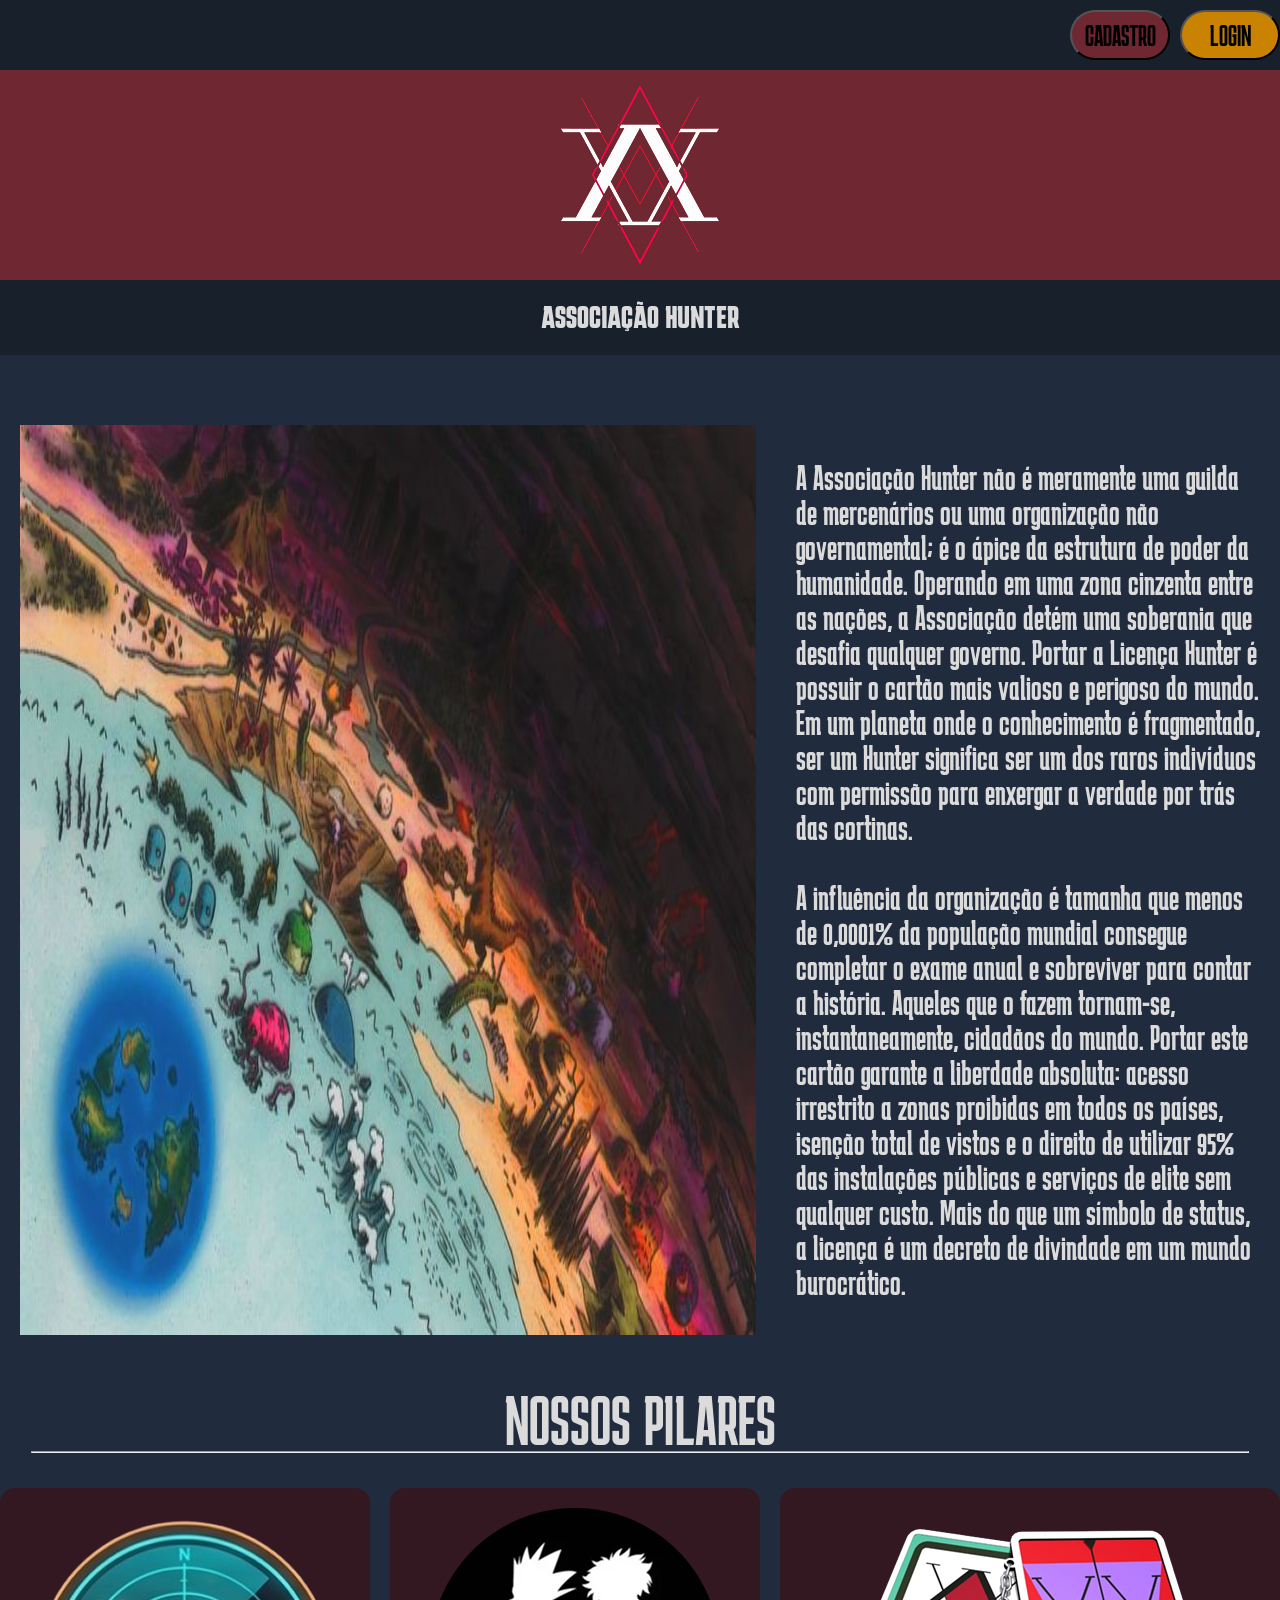
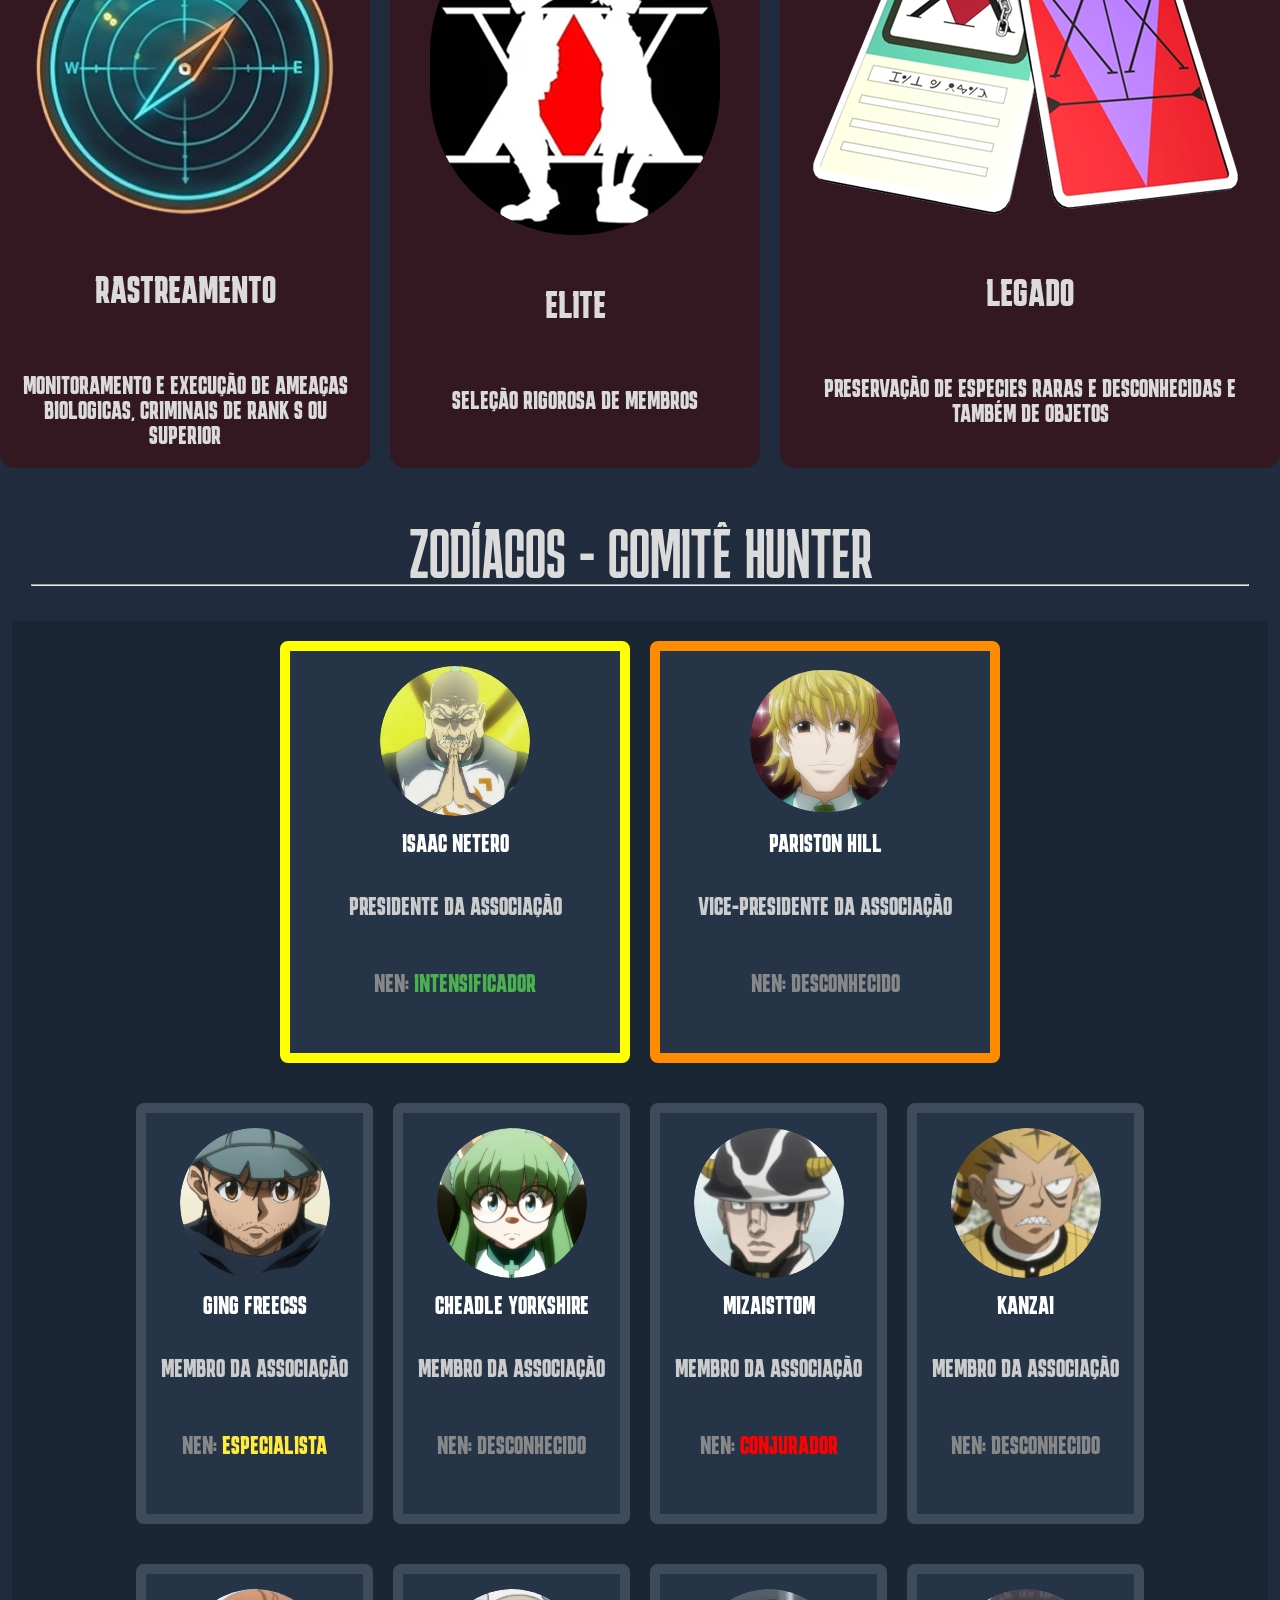
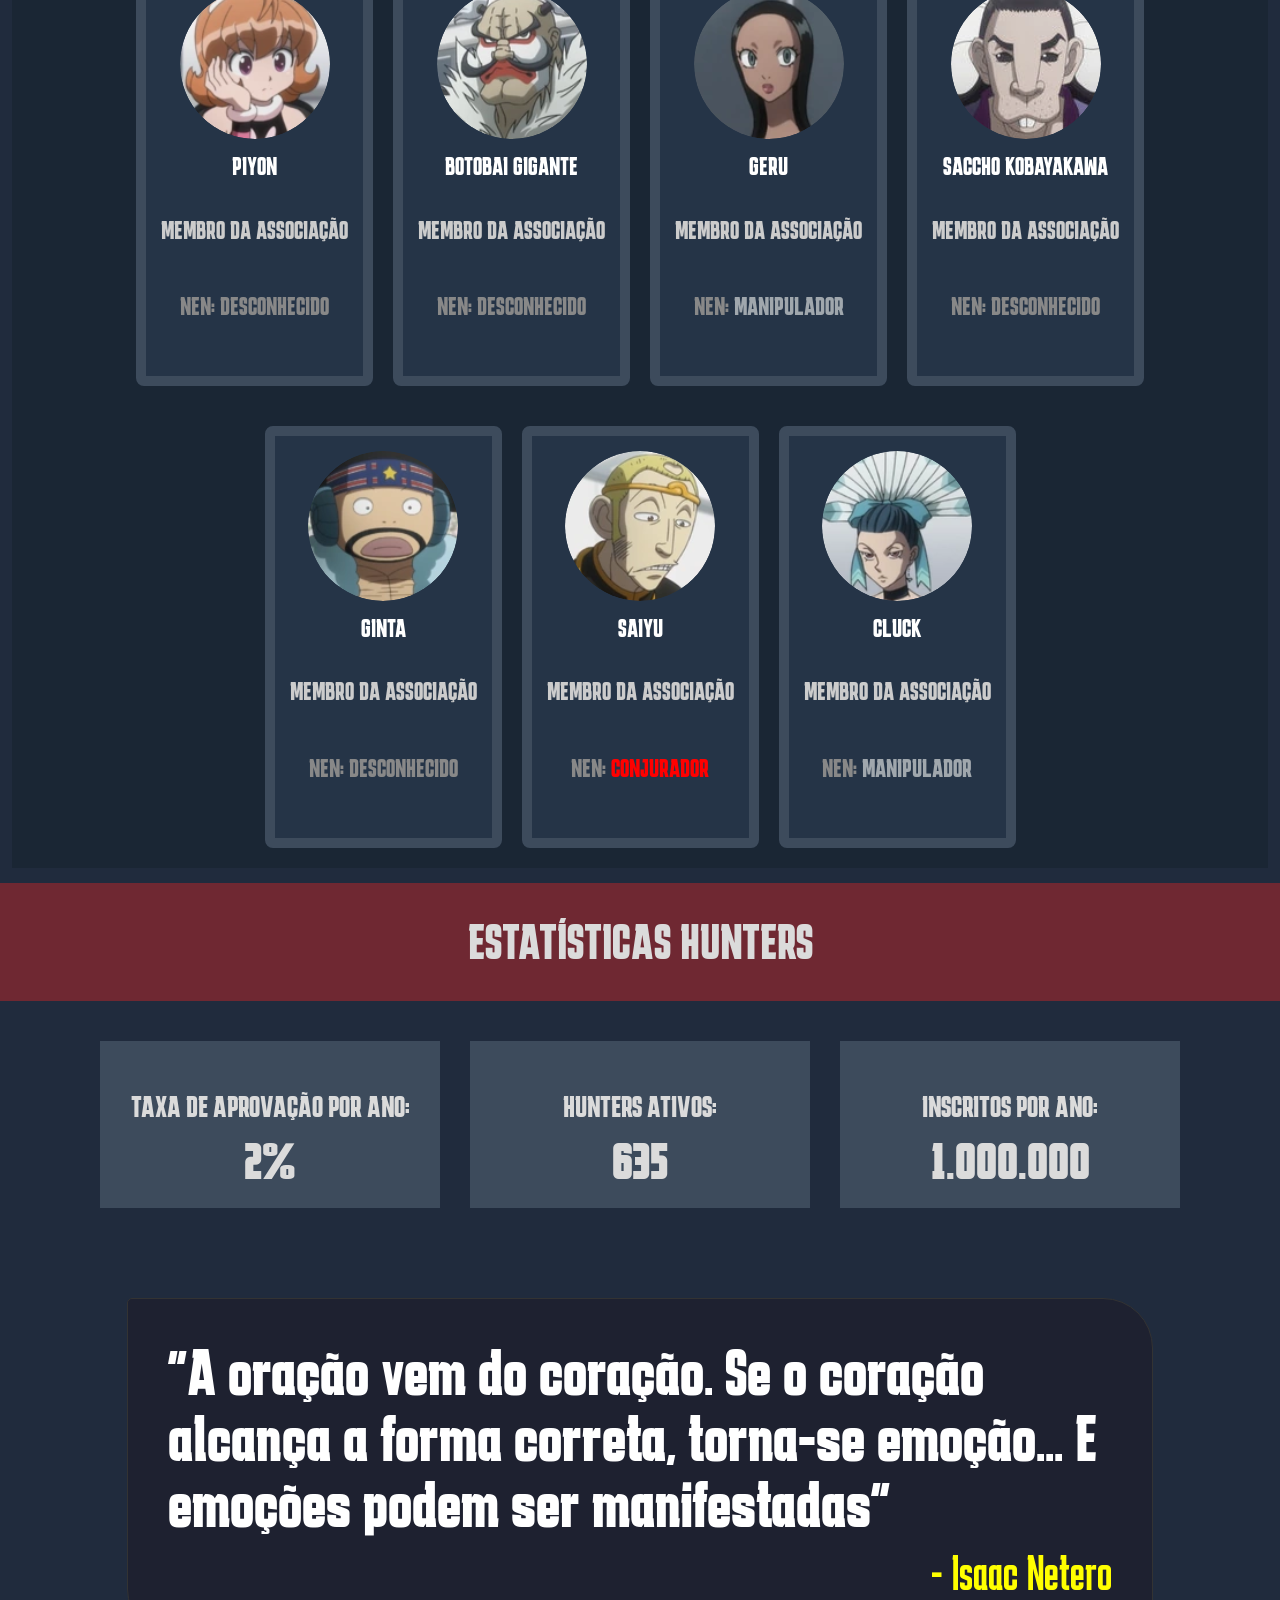
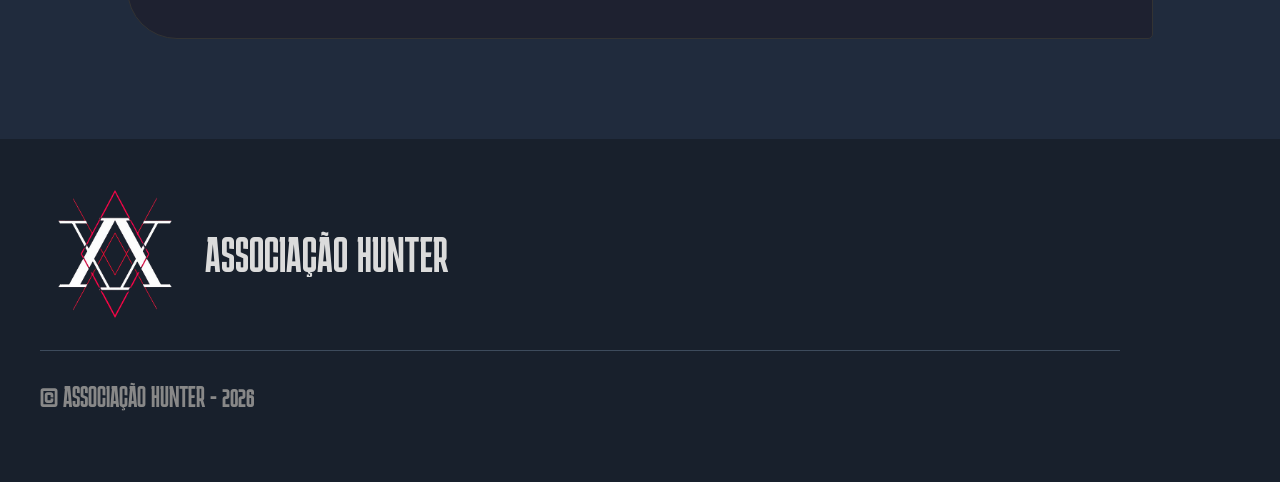
<file: FRONT-END/web-data-viz/public/index.html>
<!DOCTYPE html>
<html lang="pt-br">

<head>
    <meta charset="UTF-8">
    <meta name="viewport" content="width=device-width, initial-scale=1.0">
    <link rel="preconnect" href="https://fonts.googleapis.com">
    <link rel="preconnect" href="https://fonts.gstatic.com" crossorigin>
    <link href="https://fonts.googleapis.com/css2?family=Karantina:wght@300;400;700&display=swap" rel="stylesheet">
    <link rel="stylesheet" href="./css/style.css">
    <script src="./js/script.js"></script>
    <link rel="icon" type="image/x-icon" href="./assets/favicon.ico">
    <title>HXH</title>
</head>

<body>
    <header>
        <a href="./pages/register.html">
            <button class="cadastro">CADASTRO</button>
        </a>    
        <a href="./pages/login.html">
            <button class="login">LOGIN</button>
        </a>
    </header>
    <div class="logo-header">
        <img src="./assets/Logo.png" alt="Loga da ASSOCIAÇÃO HUNTER">
    </div>
    <div class="Nome_associacao">
        <h1>ASSOCIAÇÃO HUNTER</h1>
    </div>
    <div class="historia">
        <img src="./assets/mapa-mundo.png" alt="Mapa mundial de HunterXHunter">
        <p>A Associação Hunter não é meramente uma guilda de mercenários ou uma organização não governamental; é o ápice
            da estrutura de poder da humanidade. Operando em uma zona cinzenta entre as nações, a Associação detém uma
            soberania que desafia qualquer governo. Portar a Licença Hunter é possuir o cartão mais valioso e perigoso
            do mundo. Em um planeta onde o conhecimento é fragmentado, ser um Hunter significa ser um dos raros
            indivíduos com permissão para enxergar a verdade por trás das cortinas.<br><br>A influência da organização é
            tamanha que menos de 0,0001% da população mundial consegue completar o exame anual e sobreviver para contar
            a história. Aqueles que o fazem tornam-se, instantaneamente, cidadãos do mundo. Portar este cartão garante a
            liberdade absoluta: acesso irrestrito a zonas proibidas em todos os países, isenção total de vistos e o
            direito de utilizar 95% das instalações públicas e serviços de elite sem qualquer custo. Mais do que um
            símbolo de status, a licença é um decreto de divindade em um mundo burocrático.</p>
    </div>
    <div class="container-hr">
        <span>NOSSOS PILARES</span>
        <hr>
    </div>
    <div class="Pilares">
        <div class="card-pilar rastreamento">
            <img src="./assets/radar.png" alt="Radar de rastreamento">
            <h2>RASTREAMENTO</h2>
            <h4>MONITORAMENTO E EXECUÇÃO DE AMEAÇAS BIOLOGICAS, CRIMINAIS DE RANK S OU SUPERIOR</h4>
        </div>
        <div class="card-pilar Elite">
            <img src="./assets/elite.png" alt="Imagem da elite">
            <h2>ELITE</h2>
            <h4>SELEÇÃO RIGOROSA DE MEMBROS</h4>
        </div>
        <div class="card-pilar legado">
            <img src="./assets/carteirinha-hunter.png" alt="">
            <h2>LEGADO</h2>
            <h4>PRESERVAÇÃO DE ESPECIES RARAS E DESCONHECIDAS E TAMBÉM DE OBJETOS</h4>
        </div>
    </div>
    <div class="container-hr">
        <span>ZODÍACOS - COMITÊ HUNTER</span>
        <hr>
    </div>
    <div class="zodiacos">
        <div class="hunter netero">
            <img src="./assets/netero.svg" alt="ISAAC NETERO">
            <h3>ISAAC NETERO</h3>
            <h4>PRESIDENTE DA ASSOCIAÇÃO</h4>
            <h5>NEN: <span>INTENSIFICADOR</span></h5>
        </div>
        <div class="hunter pariston">
            <img src="./assets/parinson.svg" alt="PARISTON HILL">
            <h3>PARISTON HILL</h3>
            <h4>VICE-PRESIDENTE DA ASSOCIAÇÃO</h4>
            <h5>NEN: <span>DESCONHECIDO</span></h5>
        </div>
        <div class="break"></div>
        <div class="hunter ging">
            <img src="./assets/ging.svg" alt="GING FREECSS">
            <h3>GING FREECSS</h3>
            <h4>MEMBRO DA ASSOCIAÇÃO</h4>
            <h5>NEN: <span>ESPECIALISTA</span></h5>
        </div>
        <div class="hunter cheadle">
            <img src="./assets/cheadle.svg" alt="CHEADLE YORKSHIRE">
            <h3>CHEADLE YORKSHIRE</h3>
            <h4>MEMBRO DA ASSOCIAÇÃO</h4>
            <h5>NEN: <span>DESCONHECIDO</span></h5>
        </div>
        <div class="hunter mizainston">
            <img src="./assets/mizainston.svg" alt="MIZAISTTOM">
            <h3>MIZAISTTOM</h3>
            <h4>MEMBRO DA ASSOCIAÇÃO</h4>
            <h5>NEN: <span>CONJURADOR</span></h5>
        </div>
        <div class="hunter kanzai">
            <img src="./assets/kanzai.svg" alt="KANZAI">
            <h3>KANZAI</h3>
            <h4>MEMBRO DA ASSOCIAÇÃO</h4>
            <h5>NEN: <span>DESCONHECIDO</span></h5>
        </div>
        <div class="break"></div>
        <div class="hunter piyon">
            <img src="./assets/piyon.svg" alt="PIYON">
            <h3>PIYON</h3>
            <h4>MEMBRO DA ASSOCIAÇÃO</h4>
            <h5>NEN: <span>DESCONHECIDO</span></h5>
        </div>
        <div class="hunter botobai">
            <img src="./assets/botobai.svg" alt="BOTOBAI GIGANTE">
            <h3>BOTOBAI GIGANTE</h3>
            <h4>MEMBRO DA ASSOCIAÇÃO</h4>
            <h5>NEN: <span>DESCONHECIDO</span></h5>
        </div>
        <div class="hunter geru">
            <img src="./assets/geru.svg" alt="GERU">
            <h3>GERU</h3>
            <h4>MEMBRO DA ASSOCIAÇÃO</h4>
            <h5>NEN: <span>MANIPULADOR</span></h5>
        </div>
        <div class="hunter saccho">
            <img src="./assets/saccho.svg" alt="SACCHO KOBAYAKAWA">
            <h3>SACCHO KOBAYAKAWA</h3>
            <h4>MEMBRO DA ASSOCIAÇÃO</h4>
            <h5>NEN: <span>DESCONHECIDO</span></h5>
        </div>
        <div class="break"></div>
        <div class="hunter ginta">
            <img src="./assets/ginta.svg" alt="GINTA">
            <h3>GINTA</h3>
            <h4>MEMBRO DA ASSOCIAÇÃO</h4>
            <h5>NEN: <span>DESCONHECIDO</span></h5>
        </div>
        <div class="hunter sayiu">
            <img src="./assets/sayiu.svg" alt="SAIYU">
            <h3>SAIYU</h3>
            <h4>MEMBRO DA ASSOCIAÇÃO</h4>
            <h5>NEN: <span>CONJURADOR</span></h5>
        </div>
        <div class="hunter cluck">
            <img src="./assets/cluck.svg" alt="CLUCK">
            <h3>CLUCK</h3>
            <h4>MEMBRO DA ASSOCIAÇÃO</h4>
            <h5>NEN: <span>MANIPULADOR</span></h5>
        </div>
    </div>
    <div class="estatisticas">
        <h1>ESTATÍSTICAS HUNTERS</h1>
    </div>
    <div class="container-dados">
        <div class="dados">
            <div class="card-dado">
                <h3>TAXA DE APROVAÇÃO POR ANO:</h3>
                <p>2%</p>
            </div>
            <div class="card-dado">
                <h3>HUNTERS ATIVOS:</h3>
                <p>635</p>
            </div>
            <div class="card-dado">
                <h3>INSCRITOS POR ANO:</h3>
                <p>1.000.000</p>
            </div>
        </div>
    </div>

    <div class="container-frase">
        <div class="box-frase">
            <h2>"A oração vem do coração. Se o coração alcança a forma correta, torna-se emoção... E emoções podem ser
                manifestadas"</h2>
            <span>- Isaac Netero</span>
        </div>
    </div>

    <footer class="footer-hunter">
        <div class="footer-content">
            <div class="footer-logo">
                <img src="./assets/Logo.png" alt="logo associação">
                <p>ASSOCIAÇÃO HUNTER</p>
            </div>
            <hr>
            <p class="copyright">© ASSOCIAÇÃO HUNTER - 2026</p>
        </div>
    </footer>
</body>

</html>
</file>
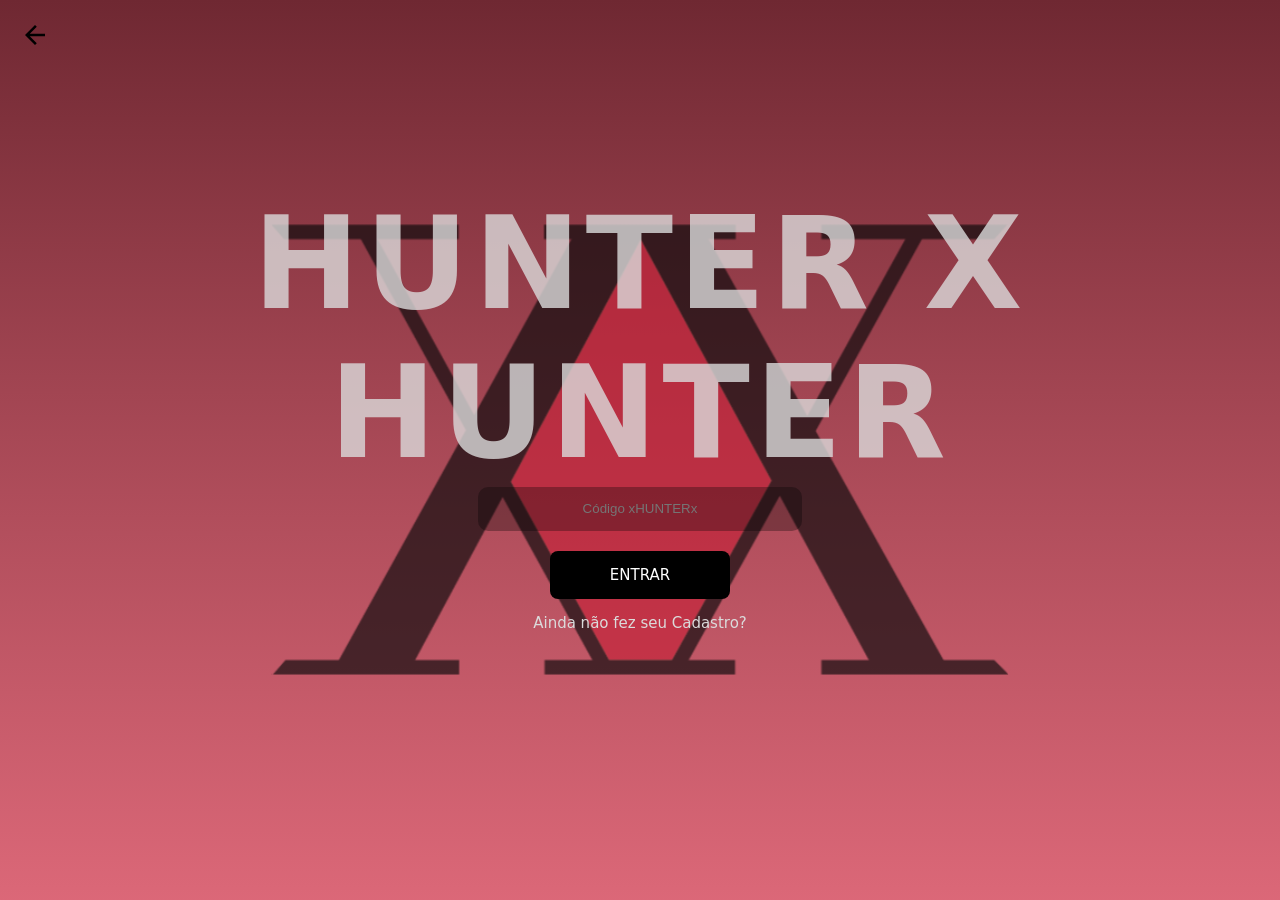
<file: FRONT-END/web-data-viz/public/pages/login.html>
<!DOCTYPE html>
<html lang="pt-br">
<head>
    <meta charset="UTF-8">
    <meta name="viewport" content="width=device-width, initial-scale=1.0">
    <title>Login</title>
    <style ></style>
    <link rel="stylesheet" href="../css/login.css">
    <link rel="icon" type="image/x-icon" href="../assets/favicon.ico">
</head>
<body>
    <a href="../index.html">
        <img src="../assets/seta_voltando.svg" alt="Seta para voltar" class="back-arrow">
    </a>
    
    <h1>HUNTER X HUNTER</h1>
    
    
    <input type="text" id="codigo_login_input" placeholder="Código xHUNTERx">

    <button onclick="entrar()">ENTRAR</button>
    
    <a href="../pages/register.html">Ainda não fez seu Cadastro?</a>

    <script src="../js/login.js"></script>
</body>
</html>
</file>
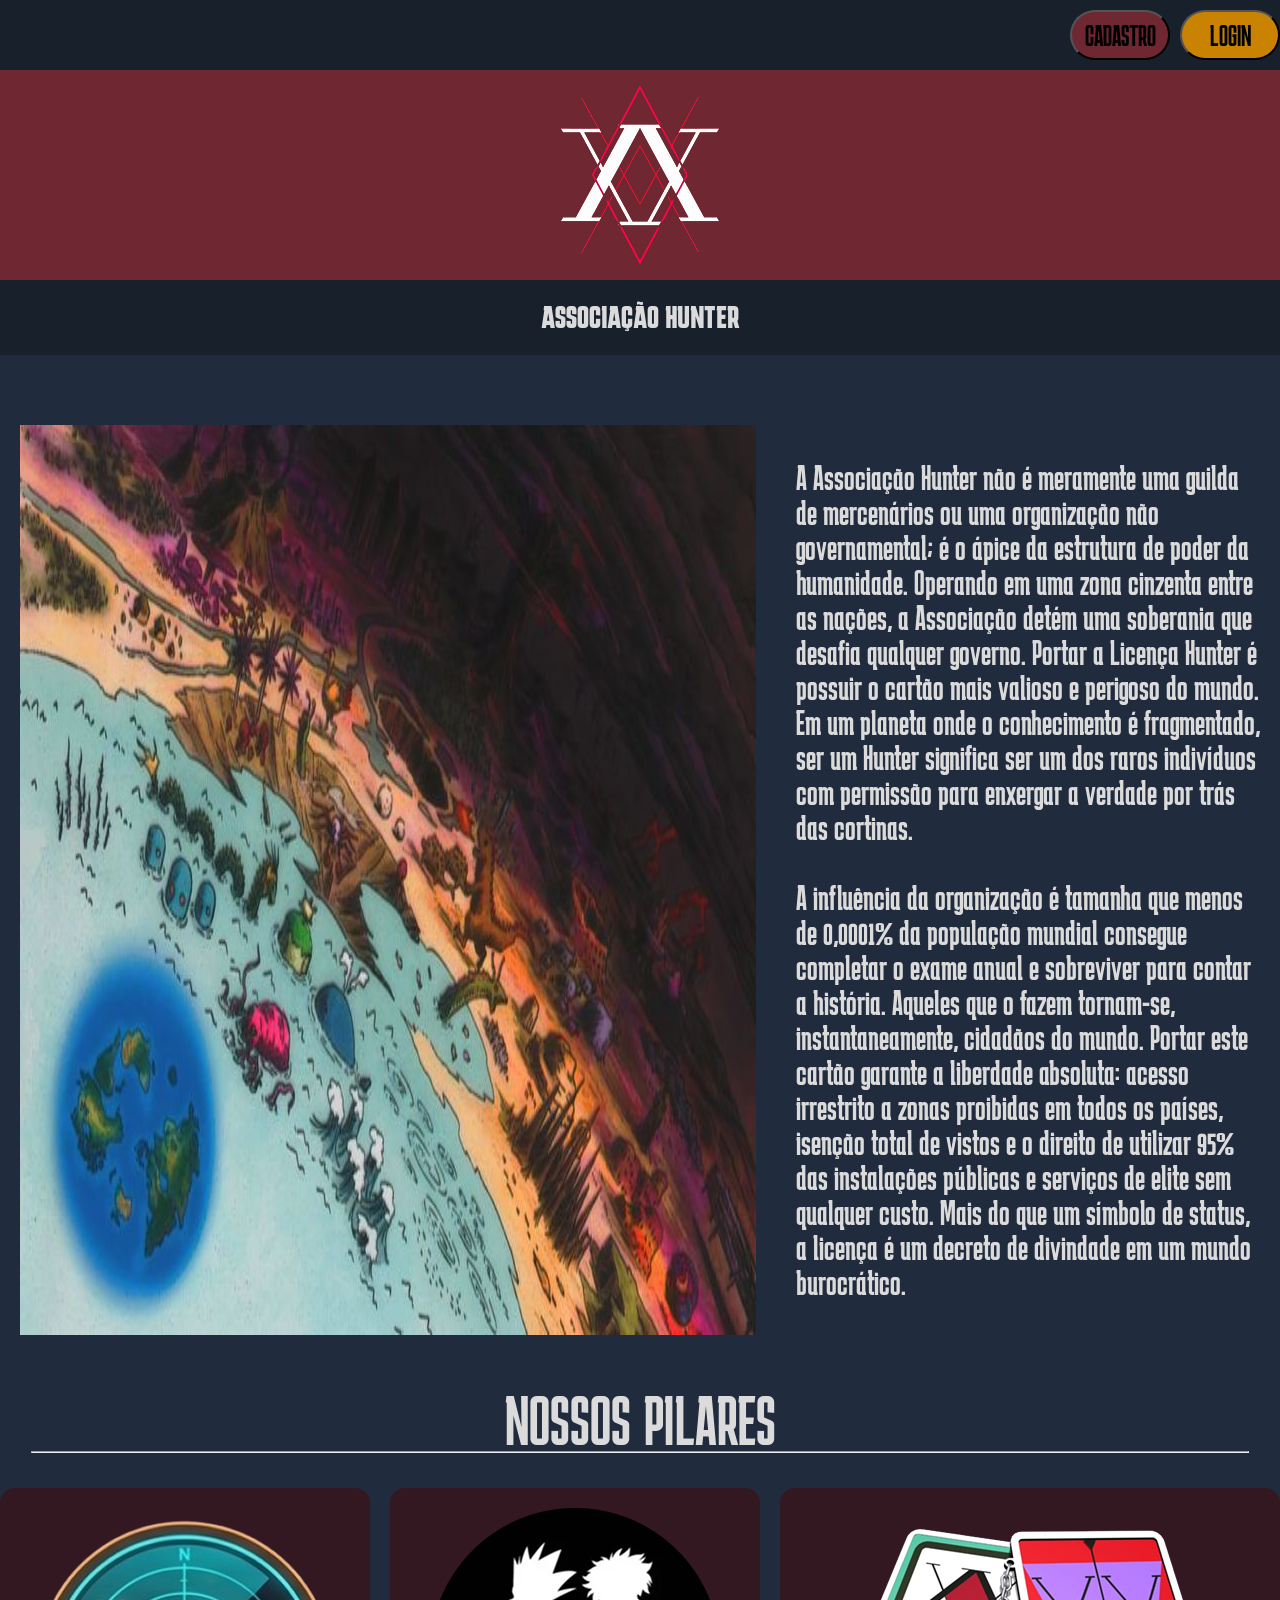
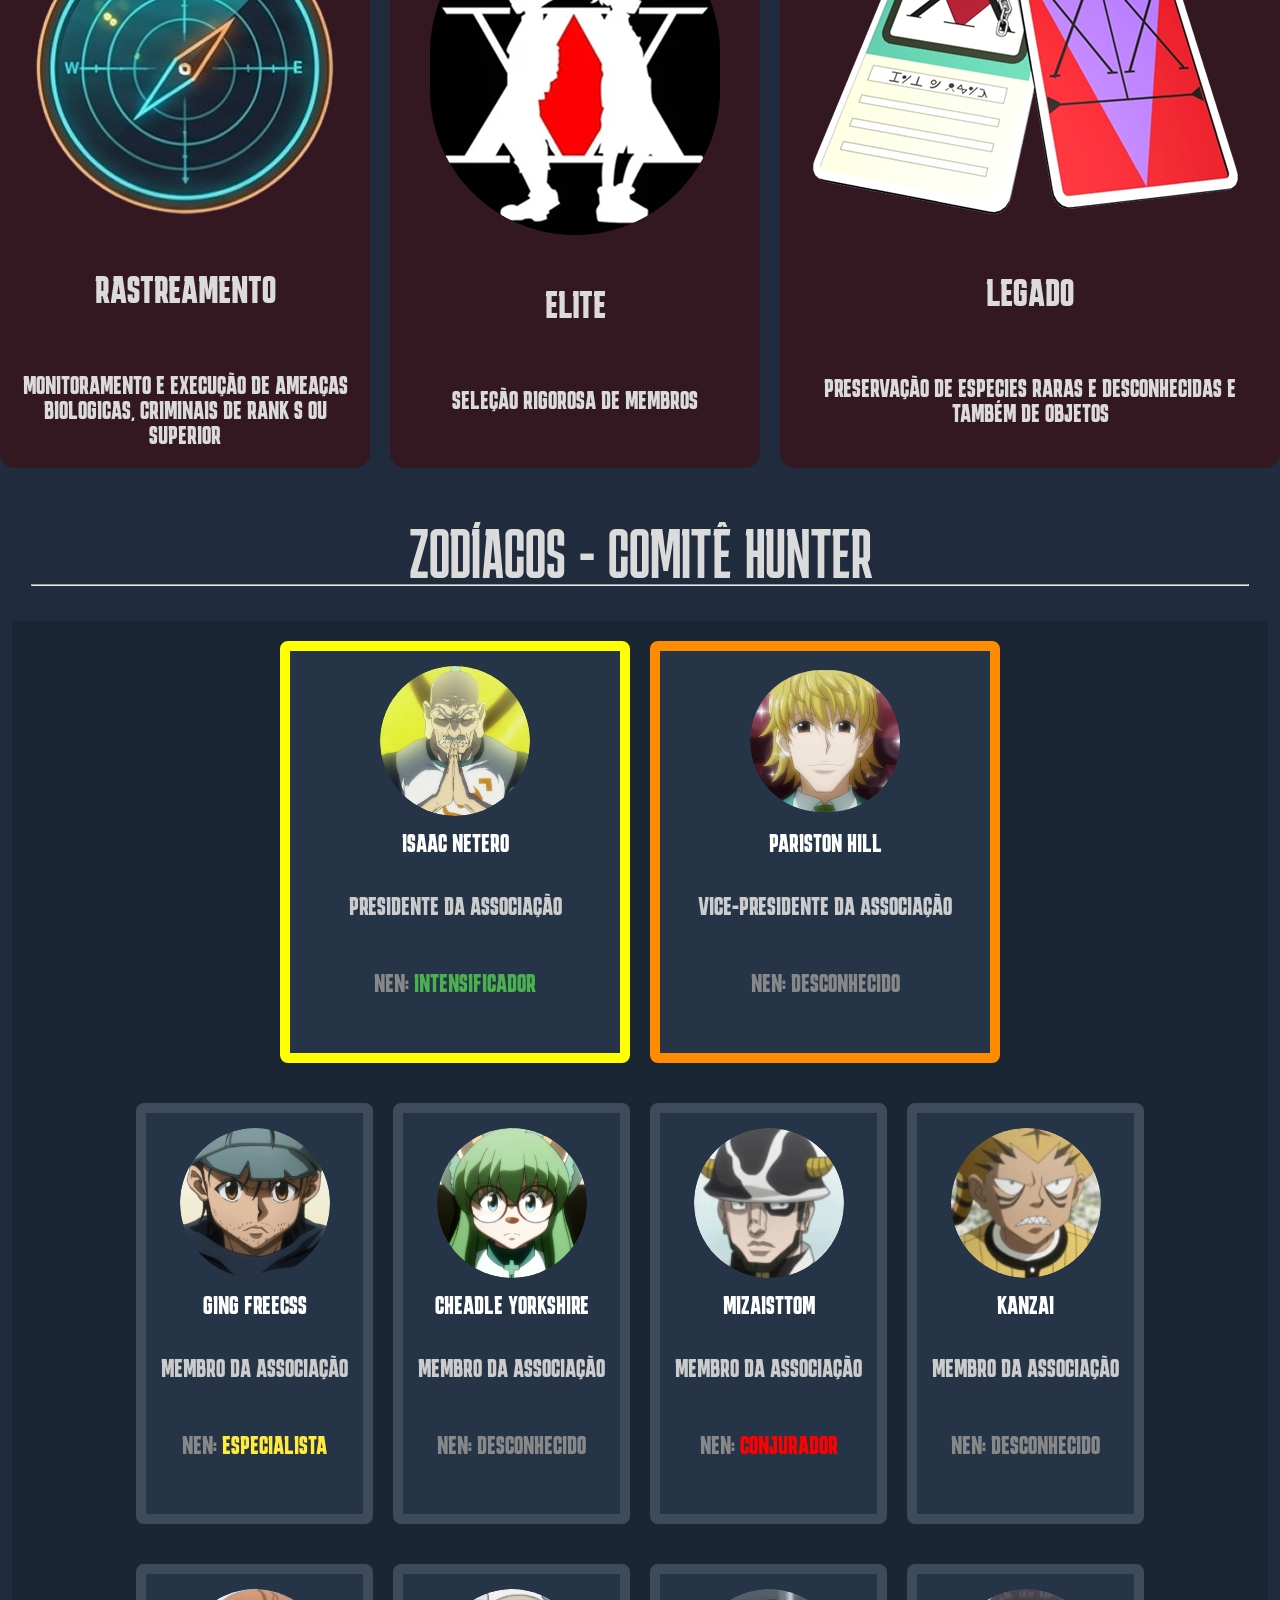
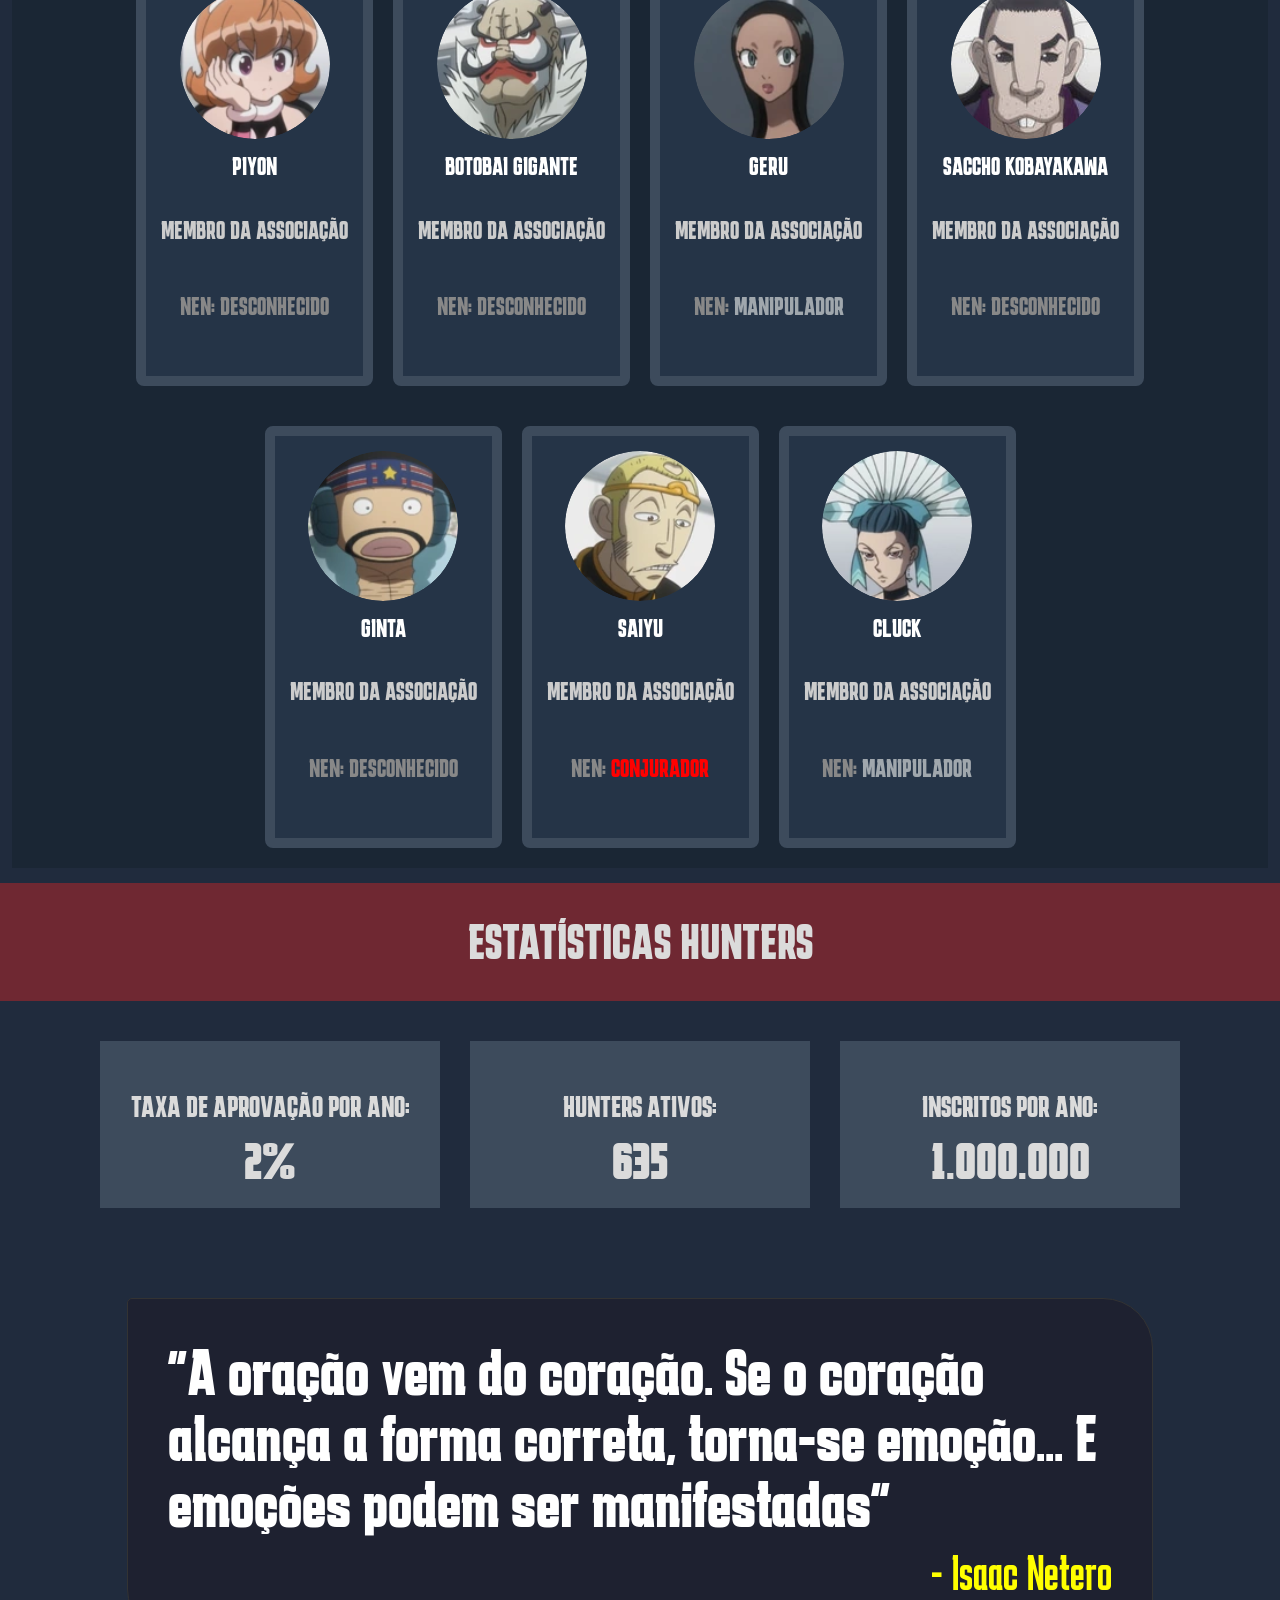
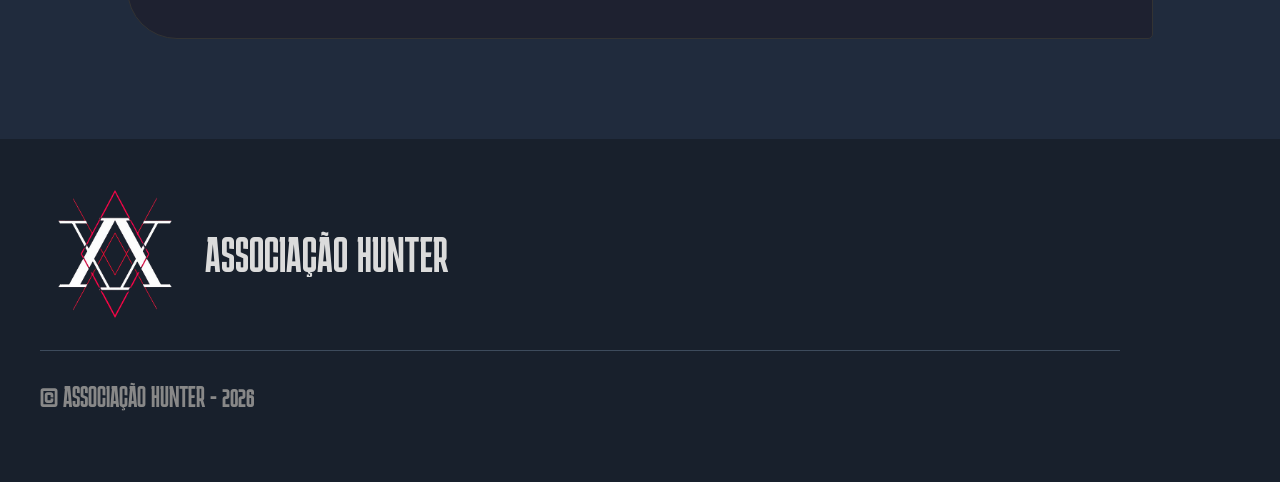
<file: FRONT-END/web-data-viz/public/pages/profile.html>
<!DOCTYPE html>
<html lang="pt-br">
<head>
    <meta charset="UTF-8">
    <meta name="viewport" content="width=device-width, initial-scale=1.0">
    <link rel="stylesheet" href="../css/sidebar.css">
    <link rel="stylesheet" href="../css/profile.css">
    <link rel="icon" type="image/x-icon" href="../assets/favicon.ico">
    <title>Perfil do Caçador</title>
</head>
<body>
    <aside class="sidebar">
        <div class="logo_imagem">
            <img src="../assets/associação-hunter .png" alt="Logo da associação">
        </div>
        <div class="opcoes">
            <a href="../pages/profile.html"><img src="../assets/profile.png" alt="">PERFIL</a>
            <a href="../pages/search.html"><img src="../assets/search.png" alt="">PESQUISAR</a>
            <a href="../pages/accept_mission.html"><img src="../assets/check.png" alt="">MISSÕES</a>
            <a id="item-dashboard" href="../pages/dashBoard.html"><img src="../assets/dashboard.png" alt="">DASHBOARDS</a>
            <a id="item-criar-missao" class="criar_missao" href="../pages/register_mission.html"><img src="../assets/plus.png" alt="">CRIAR MISSÃO</a>
        </div>
        <a class="logout" href="../index.html"><img src="../assets/getout.png" alt="">SAIR</a>
    </aside>

    <div class="container-main">
        <div class="Dados">

            <div class="Fotos">
                <img id="foto-perfil" alt="Foto do caçador" style="display:none;">
                <div id="upload-container">
                    <input type="text" id="url-foto" placeholder="Cole o link da imagem aqui">
                    <button onclick="enviarFoto()">Salvar Foto</button>
                </div>
            </div>

            <hr>

            <div class="dados-info">
                <p><span class="label">Código:</span> <span id="codigo">--</span></p>
                <p><span class="label">Nome:</span> <span id="nome">--</span></p>
                <p><span class="label">Nen:</span> <span id="nen">--</span></p>
                <p><span class="label">Cidade Natal:</span> <span id="cidade">--</span></p>
                <p><span class="label">Data de Nascimento:</span> <span id="dtNasc">--</span></p>
            </div>

        </div>
    </div>

    <script src="../js/sidebar.js"></script>
    <script src="../js/script.js"></script>
    <script>
        carregarPerfil();
    </script>
</body>
</html>
</file>
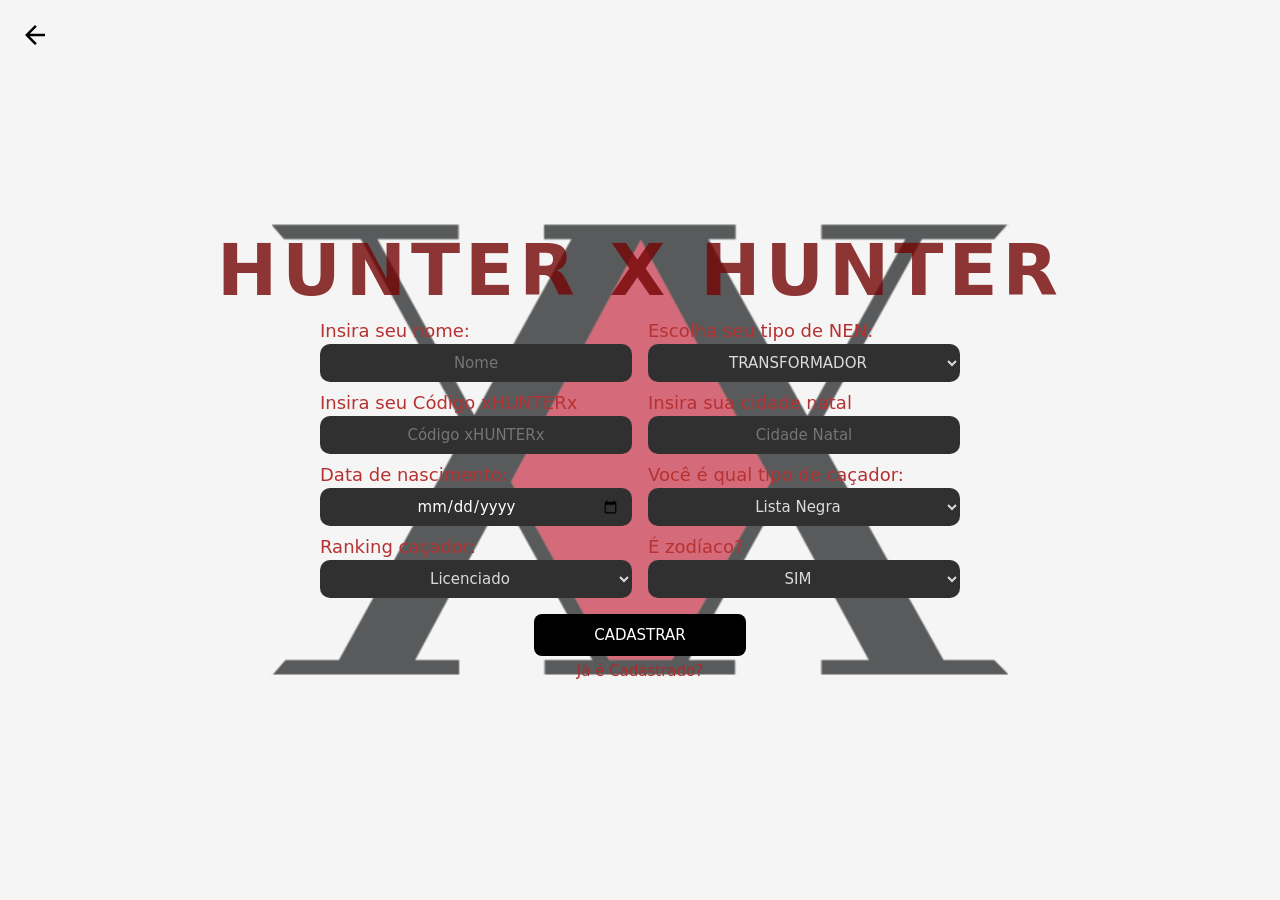
<file: FRONT-END/web-data-viz/public/pages/register.html>
<!DOCTYPE html>
<html lang="pt-br">
<head>
    <meta charset="UTF-8">
    <meta name="viewport" content="width=device-width, initial-scale=1.0">
    <title>Pesquisar Caçadores</title>
    <style></style>
    <link rel="stylesheet" href="../css/registre.css">
    <link rel="icon" type="image/x-icon" href="../assets/favicon.ico">
</head>
<body>
    <a href="../index.html">
        <img src="../assets/seta_voltando.svg" alt="Seta para voltar" class="back-arrow">
    </a>

    <h1>HUNTER X HUNTER</h1>


    <div class="form-grid">

        <div>
            <label for="nome_input">Insira seu nome:</label>
            <input type="text" id="nome_input" placeholder="Nome">
        </div>

        <div>
            <label for="nen_input">Escolha seu tipo de NEN:</label>
            <select id="nen_input">
                <option value="TRANSFORMADOR">TRANSFORMADOR</option>
                <option value="CONJURADOR">CONJURADOR</option>
                <option value="EMISSOR">EMISSOR</option>
                <option value="MANIPULADOR">MANIPULADOR</option>
                <option value="ESPECIALISTA">ESPECIALISTA</option>
                <option value="INTENSIFICADOR">INTENSIFICADOR</option>
            </select>
        </div>

        <div>
            <label for="codigo_input">Insira seu Código xHUNTERx</label>
            <input type="text" id="codigo_input" placeholder="Código xHUNTERx">
        </div>

        <div>
            <label for="natal_input">Insira sua cidade natal</label>
            <input type="text" id="natal_input" placeholder="Cidade Natal">
        </div>

        <div>
            <label for="date_input">Data de nascimento:</label>
            <input type="date" id="date_input">
        </div>

        <div>
            <label for="Tipo_cacador_input">Você é qual tipo de caçador:</label>
            <select id="Tipo_cacador_input">
                <option value="Lista Negra">Lista Negra</option>
                <option value="Gourmet">Gourmet</option>
                <option value="Arqueólogo/Ruínas">Arqueólogo/Ruínas</option>
                <option value="Talentos">Talentos</option>
                <option value="Contrato">Contrato</option>
                <option value="Músicas">Músicas</option>
            </select>
        </div>

        <div>
            <label for="rankig_input">Ranking caçador:</label>
            <select id="rankig_input">
                <option value="Licenciado">Licenciado</option>
                <option value="Single">Single</option>
                <option value="Double">Double</option>
                <option value="Triple">Triple</option>
            </select>
        </div>

        <div>
            <label for="zodiaco_input">É zodíaco?</label>
            <select id="zodiaco_input">
                <option value="SIM">SIM</option>
                <option value="NÃO">NÃO</option>
            </select>
        </div>

    </div>

    <button onclick="cadastrar()">CADASTRAR</button>

    <a href="./login.html">Já é Cadastrado?</a>

    <script src="../js/register.js"></script>
</body>
</html>
</file>
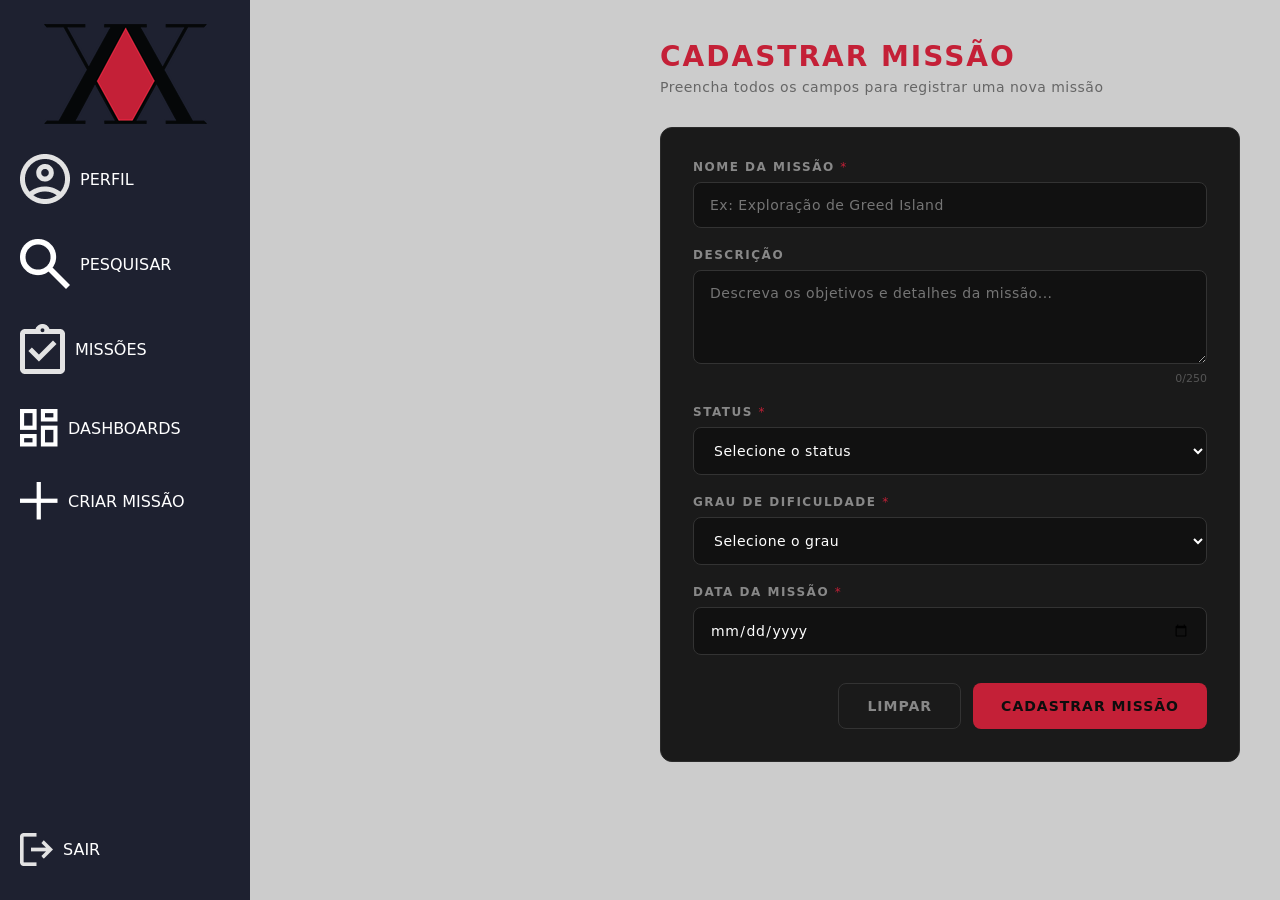
<file: FRONT-END/web-data-viz/public/pages/register_mission.html>
<!DOCTYPE html>
<html lang="pt-br">
<head>
    <meta charset="UTF-8">
    <meta name="viewport" content="width=device-width, initial-scale=1.0">
    <link rel="stylesheet" href="../css/sidebar.css">
    <link rel="stylesheet" href="../css/register-mission.css">
    <link rel="icon" type="image/x-icon" href="../assets/favicon.ico">
    <title>Cadastrar Missões</title>
</head>
<body>
    <aside class="sidebar">
        <div class="logo_imagem">
            <img src="../assets/associação-hunter .png" alt="Logo da associação">
        </div>
        <div class="opcoes">
            <a href="../pages/profile.html"><img src="../assets/profile.png" alt="">PERFIL</a>
            <a href="../pages/search.html"><img src="../assets/search.png" alt="">PESQUISAR</a>
            <a href="../pages/accept_mission.html"><img src="../assets/check.png" alt="">MISSÕES</a>
            <a id="item-dashboard" href="../pages/dashBoard.html"><img src="../assets/dashboard.png" alt="">DASHBOARDS</a>
            <a id="item-criar-missao" class="criar_missao" href="../pages/register_mission.html"><img src="../assets/plus.png" alt="">CRIAR MISSÃO</a>
        </div>
        <a class="logout" href="../index.html"><img src="../assets/getout.png" alt="">SAIR</a>
    </aside>

    <div class="cadastro_container">
        <div class="cadastro_header">
            <h1>CADASTRAR MISSÃO</h1>
            <p>Preencha todos os campos para registrar uma nova missão</p>
        </div>

        <div class="form_card">

            <div class="form_grid">
                <div class="form_group full_width">
                    <label for="nome_missao">NOME DA MISSÃO <span class="obrigatorio">*</span></label>
                    <input type="text" id="nome_missao" placeholder="Ex: Exploração de Greed Island" maxlength="100">
                </div>

                <div class="form_group full_width">
                    <label for="descricao">DESCRIÇÃO</label>
                    <textarea id="descricao" placeholder="Descreva os objetivos e detalhes da missão..." maxlength="250" rows="4"></textarea>
                    <span class="char_count"><span id="contador">0</span>/250</span>
                </div>

                <div class="form_group">
                    <label for="status_missao">STATUS <span class="obrigatorio">*</span></label>
                    <select id="status_missao">
                        <option value="" disabled selected>Selecione o status</option>
                        <option value="Pendente">Pendente</option>
                        <option value="Em Andamento">Em Andamento</option>
                        <option value="Concluída">Concluída</option>
                        <option value="Cancelada">Cancelada</option>
                    </select>
                </div>

                <div class="form_group">
                    <label for="grau_dificuldade">GRAU DE DIFICULDADE <span class="obrigatorio">*</span></label>
                    <select id="grau_dificuldade">
                        <option value="" disabled selected>Selecione o grau</option>
                        <option value="C">C — Iniciante</option>
                        <option value="B">B — Intermediário</option>
                        <option value="A">A — Avançado</option>
                        <option value="S">S — Elite</option>
                        <option value="S+">S+ — Lendário</option>
                    </select>
                </div>

                <div class="form_group">
                    <label for="dt_missao">DATA DA MISSÃO <span class="obrigatorio">*</span></label>
                    <input type="date" id="dt_missao">
                </div>
            </div>

            <div class="form_actions">
                <button class="btn_cancelar" onclick="limparFormulario()">LIMPAR</button>
                <button class="btn_cadastrar" onclick="cadastrarMissao()">CADASTRAR MISSÃO</button>
            </div>
        </div>
    </div>

    <script src="../js/sidebar.js"></script>
    <script src="../js/register_mission.js"></script>
</body>
</html>
</file>
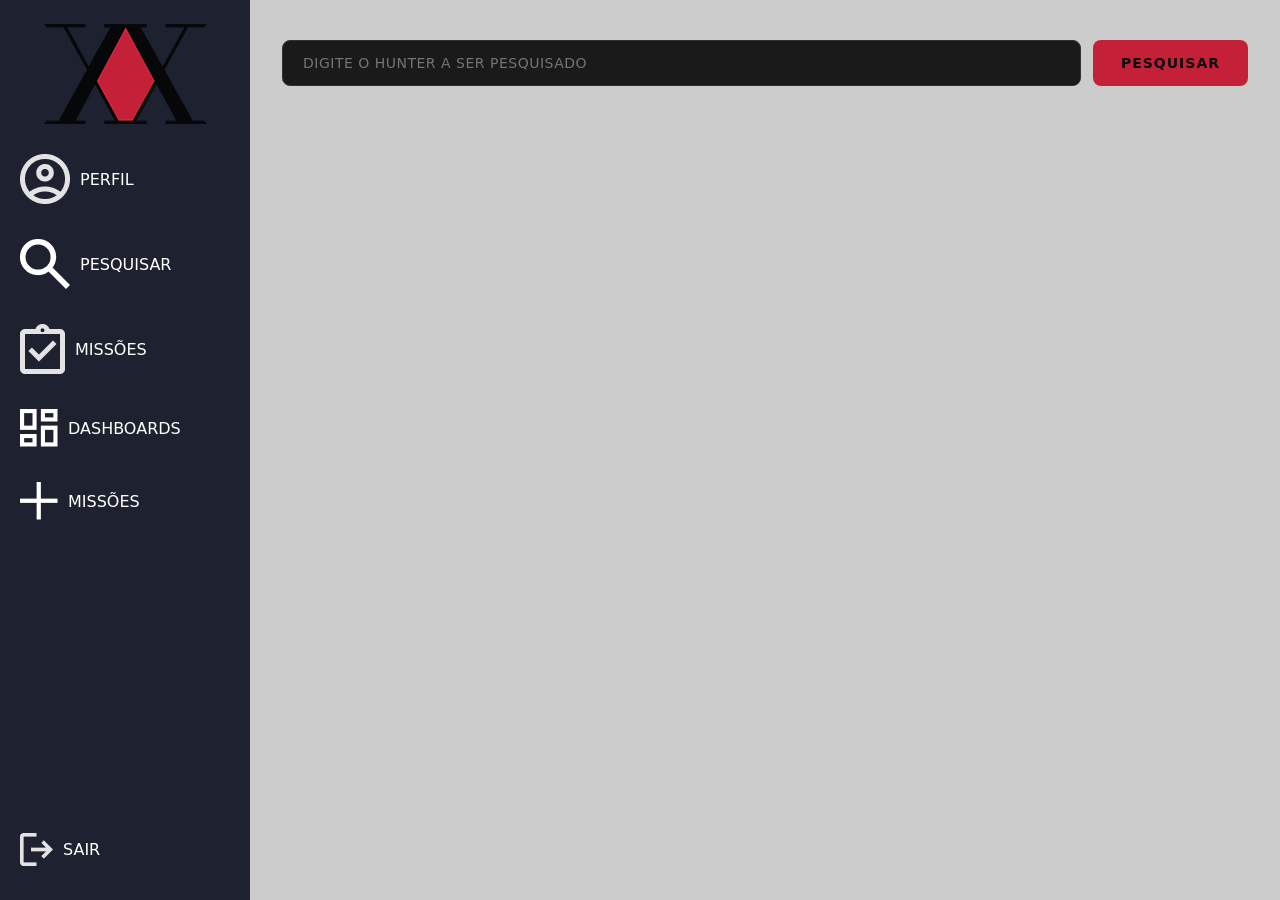
<file: FRONT-END/web-data-viz/public/pages/search.html>
<!DOCTYPE html>
<html lang="pt-br">
<head>
    <meta charset="UTF-8">
    <meta name="viewport" content="width=device-width, initial-scale=1.0">
    <link rel="stylesheet" href="../css/sidebar.css">
    <link rel="stylesheet" href="../css/search.css">
    <link rel="icon" type="image/x-icon" href="../assets/favicon.ico">
    <title>Pesquisar Hunter</title>
</head>
<body>
    <aside class="sidebar">
        <div class="logo_imagem">
            <img src="../assets/associação-hunter .png" alt="Logo da associação">
        </div>
        <div class="opcoes">
            <a href="../pages/profile.html"><img src="../assets/profile.png" alt="">PERFIL</a>
            <a href="../pages/search.html"><img src="../assets/search.png" alt="">PESQUISAR</a>
            <a href="../pages/accept_mission.html"><img src="../assets/check.png" alt="">MISSÕES</a>
            <a id="item-dashboard" href="../pages/dashBoard.html"><img src="../assets/dashboard.png" alt="">DASHBOARDS</a>
            <a id="item-criar-missao" class="criar_missao" href="../pages/register_mission.html"><img src="../assets/plus.png" alt="">MISSÕES</a>
        </div>
        <a class="logout" href="../index.html"><img src="../assets/getout.png" alt="">SAIR</a>
    </aside>

    <div class="search_container">
        <div class="search_bar">
            <input type="text" id="pesquisa" placeholder="DIGITE O HUNTER A SER PESQUISADO" onkeypress="teclaEnter(event)">
            <button onclick="pesquisar()">PESQUISAR</button>
        </div>
        <div id="resultado"></div>
    </div>

    <script src="../js/sidebar.js"></script>
    <script src="../js/search.js"></script>
</body>
</html>
</file>
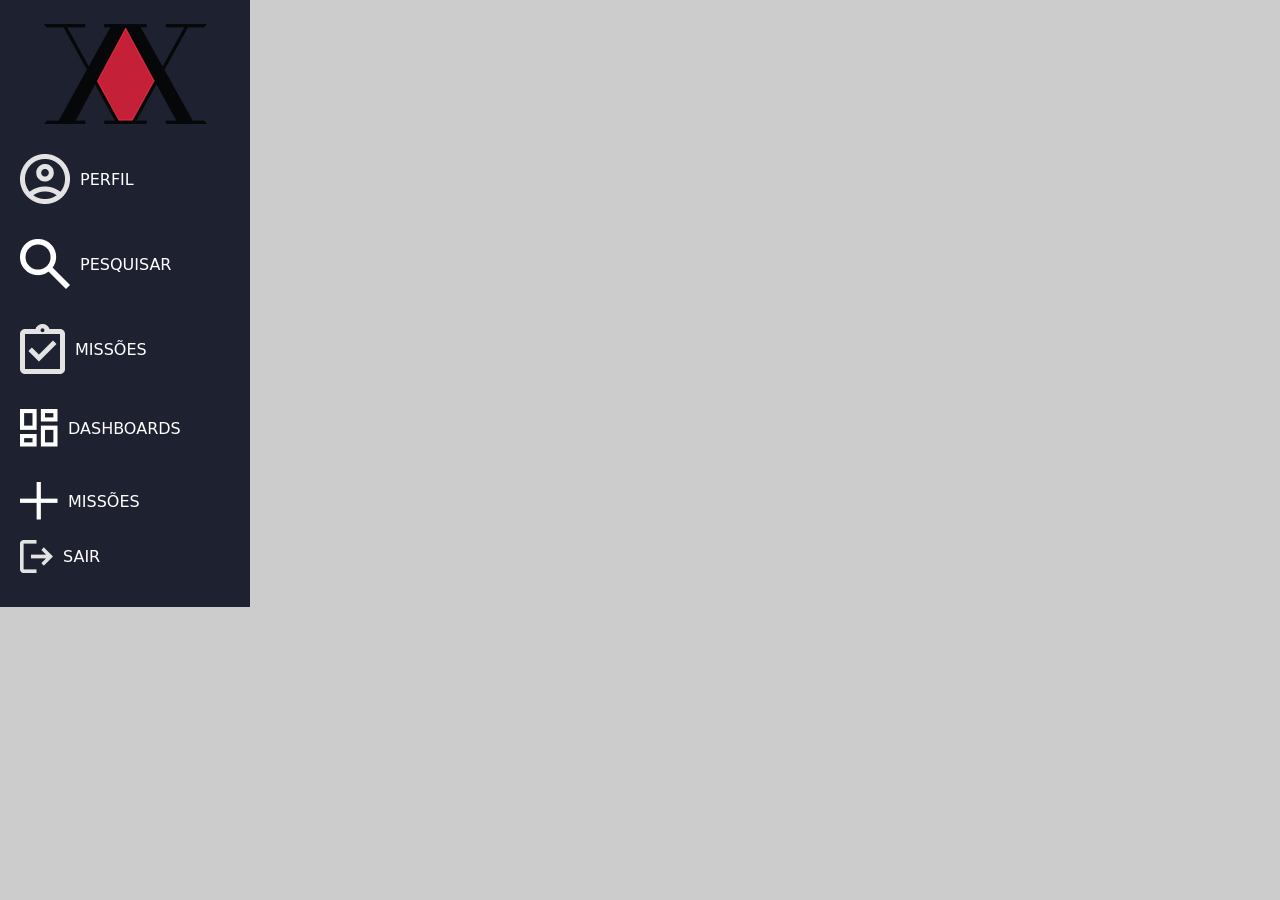
<file: FRONT-END/web-data-viz/public/pages/side_bar.html>
<!DOCTYPE html>
<html lang="pt-br">
<head>
    <meta charset="UTF-8">
    <meta name="viewport" content="width=device-width, initial-scale=1.0">
    <link rel="stylesheet" href="../css/sidebar.css">
    <link rel="icon" type="image/x-icon" href="../assets/favicon.ico">
    <title>Sidebar</title>
</head>
<body>
    <aside class="sidebar">
        <div class="logo_imagem">
            <img src="../assets/associação-hunter .png" alt="Logo da associação">
        </div>
        <div class="opcoes">
            <a href="../pages/profile.html"><img src="../assets/profile.png" alt="">PERFIL</a>
            <a href="../pages/search.html"><img src="../assets/search.png" alt="">PESQUISAR</a>
            <a href="../pages/accept_mission.html"><img src="../assets/check.png" alt="">MISSÕES</a>
            <a id="item-dashboard" href="../pages/dashBoard.html"><img src="../assets/dashboard.png" alt="">DASHBOARDS</a>
            <a class="criar_missao" href="../pages/register_mission.html"><img src="../assets/plus.png" alt="">MISSÕES</a>
        </div>
        <a class="logout" href="../index.html"><img src="../assets/getout.png" alt="">SAIR</a>
    </aside>
</body>
</html>
</file>
<file: FRONT-END/web-data-viz/public/css/style.css>
body {
    padding: 0px;
    margin: 0px;
    font-family: "Karantina", system-ui;
    font-weight: 500;
    font-style: normal;
    background-color: #202B3D;
    color: #DBDBDB;
}

header {
    display: flex;
    justify-content: flex-end;
    gap: 10px;
    background-color: #18202C;
}

.cadastro {
    font-family: "Karantina", system-ui;
    font-weight: 500;
    font-style: normal;
    background-color: #6F2832;
    border-radius: 25px;
    height: 50px;
    width: 100px;
    font-size: 30px;
    margin-top: 10px;
    margin-bottom: 10px;
    cursor: pointer;
}

.login {
    font-family: "Karantina", system-ui;
    font-weight: 500;
    font-style: normal;
    background-color: #C98300;
    border-radius: 25px;
    height: 50px;
    width: 100px;
    font-size: 30px;
    margin-top: 10px;
    margin-bottom: 10px;
    cursor: pointer;
}

.logo-header {
    display: flex;
    justify-content: center;
    background-color: #6F2832;
    width: 100%;
}

.Nome_associacao {
    display: flex;
    justify-content: center;
    background-color: #18202C;
    margin-bottom: 70px;
}

.historia {
    display: flex;
    gap: 40px;
    margin-bottom: 30px;
}

.historia p {
    font-size: 35px;
    margin-right: 20px;
}

.historia img {
    margin-left: 20px;
}

.container-hr {
    margin-top: 50px;
    font-size: 70px;
}

.container-hr hr {
    width: 95%;
}

.container-hr span {
    display: flex;
    justify-content: center;
    margin-bottom: -40px;
}

.Pilares {
    display: flex;
    justify-content: space-around;
    margin-bottom: 20px;
    gap: 20px;
}

.card-pilar {
    background-color: #331821;
    border-radius: 15px;
    width: 520px;
    height: 540px;

    display: flex;
    flex-direction: column;
    align-items: center;
    padding: 20px;
    text-align: center;
    font-size: 25px;
}

.card-pilar img {
    margin-bottom: 20px;
}

.card-pilar.legado img {
    margin-bottom: -10px;
}

.zodiacos {
    display: flex;
    flex-wrap: wrap;
    justify-content: center;
    gap: 20px;
    max-width: 95%;
    margin: 0 auto;
    padding: 20px;
    background-color: #1a2634;
}

.hunter {
    display: flex;
    flex-direction: column;
    align-items: center;
    text-align: center;
    padding: 15px;
    background-color: #253447;
    border: 10px solid #3d4b5c;
    border-radius: 8px;
}

.hunter img {
    width: 150px;
    height: 150px;
    border-radius: 50%;
    margin-bottom: 10px;
}

.netero {
    border-color: #ffff00;
}

.pariston {
    border-color: #ff8c00;
}

.hunter h3 {
    color: white;
    font-size: 25px;
    margin: 5px 0;
}

.hunter h4 {
    color: #ccc;
    font-size: 25px;
    margin-bottom: 10px;
}

.hunter h5 {
    color: #888;
    font-size: 25px;
}

.hunter span {
    font-weight: bold;
}

.netero span {
    color: #4caf50;
}
.ging span {
    color: #ffeb3b;
}
.mizainston span{
    color: red;
}
.sayiu span{
    color: red;
}

.geru span{
    color: #A0A7AD;
}
.cluck span{
    color: #A0A7AD;
}
.break {
    flex-basis: 100%;
    height: 0;
}
.hunter.netero, .hunter.pariston {
    /*    flex-grow -> flex-shrink: o item pode encolher para caber -> flex-basis => 40% da largura do pai*/
    flex: 0 1 40%; 
    max-width: 300px; 
}
.estatisticas{
    display: flex;
    justify-content: center;
    background-color: #6F2832;
    margin-top: 15px;
}
.estatisticas h1{
    font-size: 50px;
}

.container-dados {
    background-color: #202B3D; 
    padding: 40px;
}

.dados {
    display: flex;
    justify-content: center;
    gap: 30px;
}

.card-dado {
    background-color: #3d4b5c; 
    padding: 20px;
    width: 300px;
    text-align: center;
}

.card-dado h3 {
    font-size: 30px;
    margin-bottom: 5px;
}

.card-dado p {
    font-size: 60px; 
    margin: 0;
    font-weight: bold;
}

.container-frase {
    padding: 50px;
    display: flex;
    justify-content: center;
}

.box-frase {
    background-color: #1e2130 ; 
    border: 1px solid #333;
    padding: 40px;
    max-width: 80%;
    border-radius: 5px 50px 5px 50px;
}

.box-frase h2 {
    color: #ffffff; 
    font-size: 65px;
    margin: 0;
}

.box-frase span {
    display: block;
    text-align: right;
    color: #ffff00;
    font-size: 50px;
    margin-top: 10px;
}

.footer-hunter {
    background-color: #18202C;
    padding: 40px;
    margin-top: 50px;
}

.footer-content {
    width: 90%;
    margin: 0;
}

.footer-logo {
    display: flex;
    align-items: center;
    gap: 15px;
    margin-bottom: 20px;
}

.footer-logo img {
    width: 150px;
}

.footer-logo p {
    font-size: 50px;
}

.footer-hunter hr {
    border: 0;
    border-top: 1px solid #3d4b5c;
    margin: 20px 0;
}

.copyright {
    font-size: 30px;
    color: #888;
}
</file>
<file: FRONT-END/web-data-viz/public/css/login.css>
body {
    padding: 0px;
    margin: 0px;
    font-family: "Karantina", system-ui;
    font-weight: 500;
    font-style: normal;
    background-image: url("../assets/Backgroud-tela-login.svg");
    background-size: cover;
    background-position: center;
    background-repeat: no-repeat;
    color: #DBDBDB;
    display: flex;
    flex-direction: column;
    align-items: center;
    justify-content: center;
    height: 100vh;
    text-align: center;
}

.back-arrow {
    position: absolute;
    top: 20px;
    left: 20px;
    width: 30px;
}

h1 {
    font-size: 128px;
    letter-spacing: 5px;
    margin-top: -80px;
    margin-bottom: 0;
    opacity: 0.8;
}

input {                 /*   red, green, blue, opacidade*/
    background-color: rgba(0, 0, 0, 0.3);
    border: none;
    border-radius: 10px;
    padding: 12px;
    width: 300px;
    height: 20px;
    color: white;
    text-align: center;
    margin-bottom: 20px;
}

button {
    background-color: black;
    color: white;
    border: none;
    padding: 15px 60px;
    border-radius: 8px;
    cursor: pointer;
    /*Força a herdar a fonte do elemento pai*/
    font-family: inherit;
    font-size: 15px;
    margin-bottom: 15px;
}

a {
    color: #DBDBDB;
    text-decoration: none;
    font-size: 15px;
}
</file>
<file: FRONT-END/web-data-viz/public/css/sidebar.css>
* {
    margin: 0;
    padding: 0;
    font-family: "Karantina", system-ui;
    font-weight: 500;
    font-style: normal;
}

body {
    display: flex;
    height: auto;
    background: #CCC;
}

.sidebar {
    width: 250px;
    height: auto;
    background: #1e2130;
    padding: 24px 0;
    display: flex;
    flex-direction: column;
}

.logo_imagem {
    display: flex;
    justify-content: center;
}

.opcoes {
    display: flex;
    flex-direction: column;
    margin-top: 20px;
    align-items: start;
    gap: 15px;
    flex: 1;
}

.opcoes a {
    text-decoration: none;
    color: white;
    display: flex;
    align-items: center;
    gap: 10px;
    padding: 10px 20px;
    transition: transform 0.2s;
}

.opcoes a:hover {
    transform: scale(1.05);
}

.logout {
    text-decoration: none;
    color: white;
    display: flex;
    align-items: center;
    gap: 10px;
    padding: 10px 20px;
    transition: transform 0.2s;
    margin-top: auto;
}

.logout:hover {
    transform: scale(1.05);
}
</file>
<file: FRONT-END/web-data-viz/public/css/profile.css>
* {
    box-sizing: border-box;
    margin: 0;
    padding: 0;
    font-family: "Karantina", system-ui;
    font-weight: 500;
    font-style: normal;
}

.container-main {
    width: 100%;
    min-height: 100vh;
    display: flex;
    flex-direction: column;
    align-items: center;
    justify-content: center;
    padding: 40px;
}

.Dados {
    background-color: #FFFFFF;
    width: 65%;
    border-radius: 30px;
    display: flex;
    flex-direction: row;
    align-items: center;
    padding: 40px;
    gap: 0;
}

.Fotos {
    display: flex;
    flex-direction: column;
    align-items: center;
    justify-content: center;
    gap: 16px;
    flex: 1;
    padding: 20px;
}

#foto-perfil {
    width: 200px;
    height: 200px;
    border-radius: 20px;
    object-fit: cover;
}

#upload-container {
    display: flex;
    flex-direction: column;
    align-items: center;
    gap: 10px;
    width: 100%;
}

#url-foto {
    width: 100%;
    padding: 10px 14px;
    border: 1px solid #ddd;
    border-radius: 10px;
    font-size: 13px;
    /*Tira a borda azul quando clica no form*/
    outline: none;
}

#upload-container button {
    background-color: #333;
    color: white;
    border: none;
    padding: 10px 24px;
    border-radius: 10px;
    cursor: pointer;
    font-size: 14px;
}

hr {
    width: 1px;
    height: 280px;
    background-color: #E0E0E0;
    border: none;
    /*A barra não diminui de tamnho mesmo não tendo espaço suficiente*/
    flex-shrink: 0;
    align-self: center;
}

.dados-info {
    flex: 1;
    display: flex;
    flex-direction: column;
    gap: 18px;
    padding: 20px 30px;
}

.dados-info p {
    font-size: 16px;
    color: #333;
    border-bottom: 1px solid #F0F0F0;
    padding-bottom: 12px;
}

/*Para deixar o ultimo valor sem barra embaixo como no começo não tem*/
.dados-info p:last-child {
    border-bottom: none;
}

.label {
    font-weight: bold;
    color: #AC2B2B;
    margin-right: 8px;
}
</file>
<file: FRONT-END/web-data-viz/public/css/registre.css>
body {
    padding: 0;
    margin: 0;
    position: relative;
    font-family: "Karantina", system-ui;
    font-weight: 500;
    font-style: normal;
    background-color: #F5F5F5;
    background-image: url("../assets/Back-cadastro.svg");
    background-size: cover;
    background-position: center;
    background-repeat: no-repeat;
    display: flex;
    flex-direction: column;
    align-items: center;
    justify-content: center;
    height: 100vh;
    overflow: hidden;
    text-align: center;
    box-sizing: border-box;
}

.back-arrow {
    position: absolute;
    top: 20px;
    left: 20px;
    width: 30px;
}

h1 {
    font-size: 72px;
    letter-spacing: 5px;
    margin:8px;
    opacity: 0.8;
    color: #740505;
}

.form-grid {
    display: grid;
    grid-template-columns: 1fr 1fr;
    gap: 0 16px;
    width: 640px;
    text-align: left;
}

input {
    background-color: #303030;
    border: none;
    border-radius: 10px;
    padding: 8px 12px;
    width: 100%;
    box-sizing: border-box;
    height: 38px;
    color: white;
    text-align: center;
    margin-bottom: 10px;
    font-family: "Karantina", system-ui;
    font-size: 15px;
}

label {
    font-size: 18px;
    color: #b63232;
    margin-bottom: 3px;
    display: block;
}

select {
    background-color: #303030;
    color: #DBDBDB;
    border: none;
    border-radius: 10px;
    width: 100%;
    box-sizing: border-box;
    height: 38px;
    font-family: inherit;
    font-size: 15px;
    margin-bottom: 10px;
    cursor: pointer;
    text-align: center;
}

select option {
    background-color: #303030;
    color: white;
    display: flex;
    font-family: "Karantina", sans-serif;
}

button {
    background-color: black;
    color: white;
    border: none;
    padding: 12px 60px;
    border-radius: 8px;
    cursor: pointer;
    font-size: 15px;
    margin-top: 6px;
    margin-bottom: 6px;
    font-family: "Karantina", system-ui;
}

a {
    text-decoration: none;
    font-size: 15px;
    color: #AC2B2B;
}
</file>
<file: FRONT-END/web-data-viz/public/css/register-mission.css>
body {
    margin: 0;
    background-color: #ccc;
    font-family: "Karantina", system-ui;
    color: #fff;
    display: flex;
}

.cadastro_container {
    flex: 1;
    margin-left: 370px;
    padding: 40px;
    min-height: 100vh;
    box-sizing: border-box;
}

.cadastro_header {
    margin-bottom: 32px;
}

.cadastro_header h1 {
    font-size: 28px;
    font-weight: 700;
    color: #C42037;
    margin-bottom: 6px;
    letter-spacing: 2px;
}

.cadastro_header p {
    font-size: 14px;
    color: #666;
    margin: 0;
    letter-spacing: 0.5px;
}

.form_card {
    background: #1a1a1a;
    border: 1px solid #2a2a2a;
    border-radius: 12px;
    padding: 32px;
    max-width: 800px;
}

.form_grid {
    display: grid;
    gap: 20px;
    margin-bottom: 28px;
}

.form_group {
    display: flex;
    flex-direction: column;
    gap: 8px;
}

.form_group label {
    font-size: 12px;
    font-weight: 700;
    color: #888;
    letter-spacing: 1.5px;
}

.obrigatorio {
    color: #C42037;
}

.form_group input,
.form_group select,
.form_group textarea {
    padding: 14px 16px;
    background: #111;
    border: 1px solid #333;
    border-radius: 8px;
    color: #fff;
    font-size: 14px;
    font-family: "Karantina", system-ui;
    letter-spacing: 0.5px;
    /*Tira a borda azul quando clica no form*/
    outline: none;
    box-sizing: border-box;
    width: 100%;
}
                 /*focus: faz algo quando o elemento é selecionado*/   
.form_group input:focus,
.form_group select:focus,
.form_group textarea:focus {
    border-color: #C42037;
}

.char_count {
    font-size: 11px;
    color: #555;
    text-align: right;
}

.form_actions {
    display: flex;
    gap: 12px;
    justify-content: flex-end;
}

.btn_cancelar {
    padding: 14px 28px;
    background: transparent;
    border: 1px solid #333;
    border-radius: 8px;
    color: #888;
    font-weight: 700;
    font-size: 14px;
    font-family: inherit;
    letter-spacing: 1px;
    cursor: pointer;
    transition: border-color 0.2s, color 0.2s;
}

.btn_cancelar:hover {
    border-color: #555;
    color: #aaa;
}

.btn_cadastrar {
    padding: 14px 28px;
    background: #C42037;
    border: none;
    border-radius: 8px;
    color: #0d0d0d;
    font-weight: 700;
    font-size: 14px;
    font-family: "Karantina", system-ui;
    letter-spacing: 1px;
    cursor: pointer;
    transition: background 0.2s;
}

.btn_cadastrar:hover {
    background: #ff0022;
}

.btn_cadastrar:disabled {
    background: #7a3230;
    cursor: not-allowed;
}
</file>
<file: FRONT-END/web-data-viz/public/css/search.css>
body {
    margin: 0;
    background-color: #CCC;
    font-family: "Karantina", system-ui;
    color: #fff;
    display: flex;
}

.search_container {
    flex: 1;

    padding: 40px 32px;
    min-height: 100vh;
                /*Faz com que com a padding seja incluido no width fazendo ele não trocar de tamanho*/
    box-sizing: border-box;
}

.search_bar {
    display: flex;
    gap: 12px;
    margin-bottom: 32px;
}

.search_bar input {
    flex: 1;
    padding: 14px 20px;
    background: #1a1a1a;
    border: 1px solid #333;
    border-radius: 8px;
    color: #fff;
    font-size: 14px;
    letter-spacing: 0.5px;
    /*Tira a borda azul quando clica no form*/
    outline: none;
    transition: border-color 0.2s;
}

.search_bar input:focus {
    border-color: #C42037;
}

.search_bar button {
    padding: 14px 28px;
    background: #C42037;
    border: none;
    border-radius: 8px;
    color: #0d0d0d;
    font-weight: 700;
    font-size: 14px;
    letter-spacing: 1px;
    cursor: pointer;
    transition: background 0.2s;
}

.search_bar button:hover {
    background: #ff0022;
}

.aviso {
    color: #888;
    font-size: 15px;
    text-align: center;
    margin-top: 40px;
}

.aviso.erro {
    color: #e05555;
}

.grid_resultado {
    display: grid;
    grid-template-columns: repeat(auto-fill, minmax(260px, 1fr));
    gap: 20px;
}

.card_cacador {
    background: #1a1a1a;
    border: 1px solid #2a2a2a;
    border-radius: 12px;
    padding: 20px;
    transition: border-color 0.2s, transform 0.2s;
}

.card_cacador:hover {
    border-color: #C42037;
    transform: translateY(-3px);
}

.card_header {
    display: flex;
    justify-content: space-between;
    align-items: center;
    margin-bottom: 12px;
}

.card_ranking {
    font-size: 13px;
    color: #C42037;
    font-weight: 700;
}

.card_nen {
    font-size: 11px;
    font-weight: 700;
    padding: 3px 10px;
    border-radius: 20px;
    background: #2a2a2a;
    color: #aaa;
    text-transform: uppercase;
}

.card_nome {
    font-size: 18px;
    font-weight: 700;
    margin-bottom:14px;
    color: #fff;
}

.card_info {
    display: flex;
    flex-direction: column;
    gap: 6px;
    font-size: 13px;
    color: #999;
}
</file>
